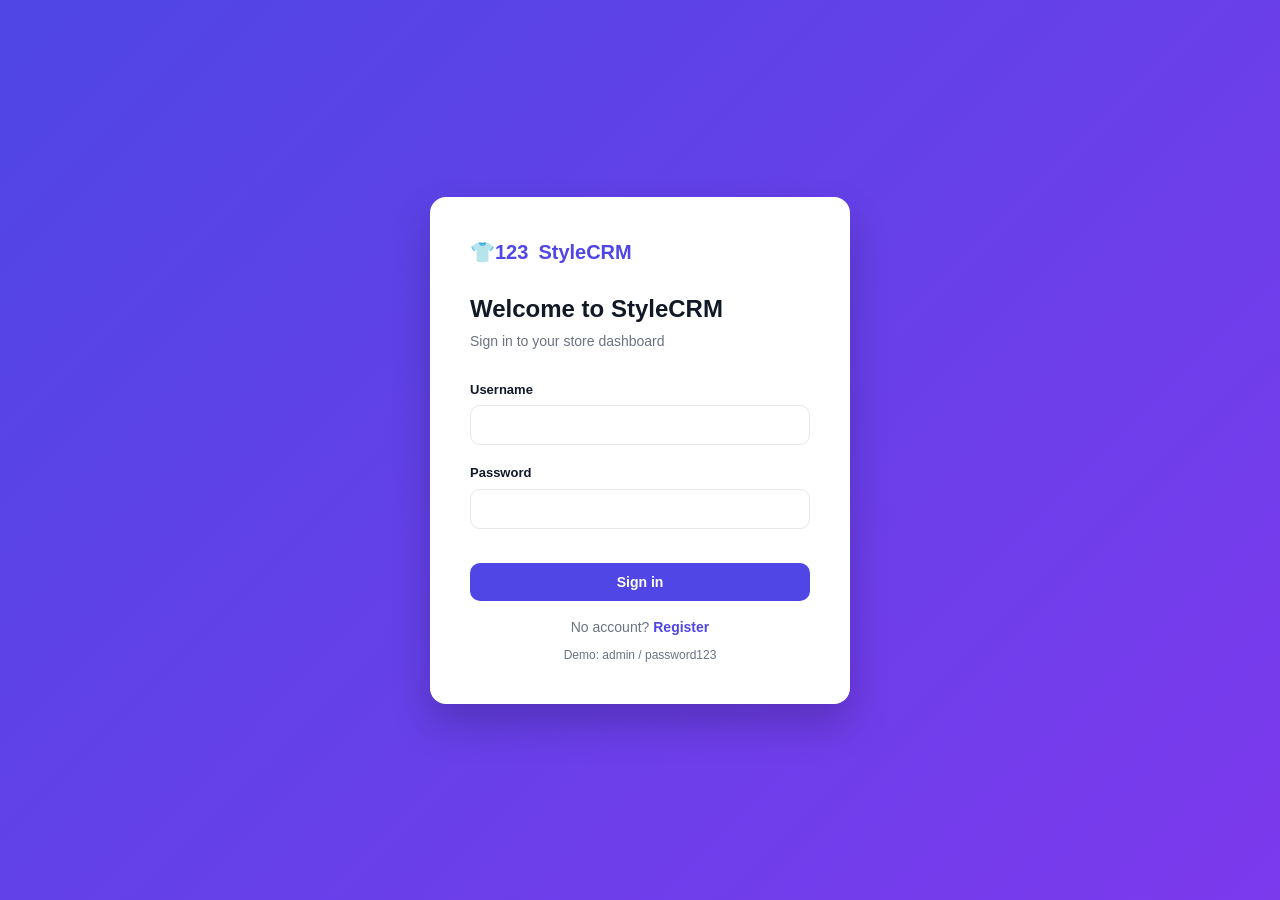
<file: frontend/index.html>
<!DOCTYPE html>
<html lang="en">
<head>
  <meta charset="UTF-8" />
  <meta name="viewport" content="width=device-width, initial-scale=1.0" />
  <title>StyleCRM — Login</title>
  <link rel="stylesheet" href="css/styles.css" />
</head>
<body>
  <div class="auth-wrapper">
    <div class="auth-card">
      <div class="brand"><span>👕123</span> StyleCRM</div>
      <h1>Welcome to StyleCRM</h1>
      <p class="subtitle">Sign in to your store dashboard</p>
      <form id="login-form">
        <div class="form-group">
          <label for="username">Username</label>
          <input class="form-control" id="username" required autocomplete="username" />
        </div>
        <div class="form-group">
          <label for="password">Password</label>
          <input class="form-control" id="password" type="password" required autocomplete="current-password" />
        </div>
        <div class="error-text" id="err"></div>
        <button class="btn btn-primary btn-block" type="submit">Sign in</button>
      </form>
      <p class="mt-4 muted" style="text-align:center">No account? <a href="register.html" style="color:var(--accent);font-weight:600">Register</a></p>
      <p class="mt-2 muted" style="text-align:center;font-size:12px">Demo: admin / password123</p>
    </div>
  </div>
  <div class="loading-overlay" id="loading-overlay"><div class="spinner"></div></div>
  <div id="toast-container"></div>
  <script src="js/config.js"></script>
  <script src="js/api.js"></script>
  <script src="js/auth.js"></script>
  <script src="js/ui.js"></script>
  <script>
    if (Auth.isLoggedIn()) location.href = 'dashboard.html';
    document.getElementById('login-form').addEventListener('submit', async (e) => {
      e.preventDefault();
      document.getElementById('err').textContent = '';
      try {
        const data = await API.post('/auth/login', {
          username: username.value.trim(), password: password.value
        });
        Auth.save(data);
        UI.toast('Welcome, ' + (data.fullName || data.username));
        setTimeout(() => location.href = 'dashboard.html', 400);
      } catch (err) {
        document.getElementById('err').textContent = err.message;
      }
    });
  </script>
</body>
</html>
</file>
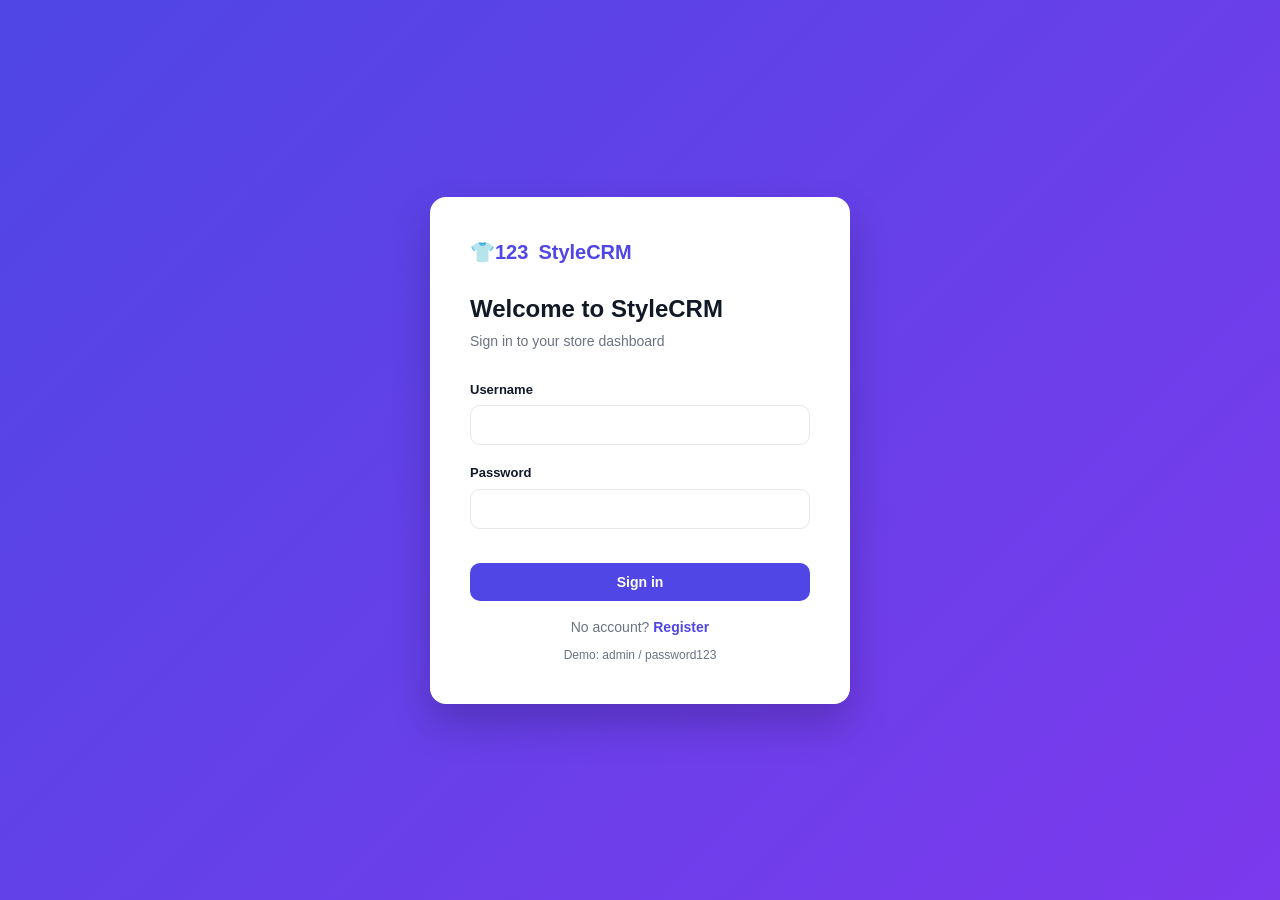
<file: frontend/customers.html>
<!DOCTYPE html>
<html lang="en">
<head>
  <meta charset="UTF-8" />
  <meta name="viewport" content="width=device-width, initial-scale=1.0" />
  <title>StyleCRM — Customers</title>
  <link rel="stylesheet" href="css/styles.css" />
</head>
<body>
  <script src="js/config.js"></script>
  <script src="js/api.js"></script>
  <script src="js/auth.js"></script>
  <script src="js/ui.js"></script>
  <script>
    Auth.guard();
    UI.layout('customers.html', 'Customers');
    document.getElementById('content').innerHTML = `
      <div class="toolbar">
        <input class="form-control search" id="search" placeholder="Search by name, email or phone..." />
        <select class="form-control" id="statusFilter" style="max-width:160px">
          <option value="">All statuses</option>
          <option>ACTIVE</option><option>VIP</option><option>INACTIVE</option><option>BLOCKED</option>
        </select>
        <button class="btn btn-secondary" id="exportBtn">\u2B07\uFE0F Export CSV</button>
        <button class="btn btn-primary" id="addBtn">+ Add customer</button>
      </div>
      <div class="table-wrap">
        <table>
          <thead><tr><th>ID</th><th>Full name</th><th>Email</th><th>Phone</th><th>Total purchases</th><th>Loyalty</th><th>Status</th><th></th></tr></thead>
          <tbody id="rows"></tbody>
        </table>
        <div class="pagination" id="pager"></div>
      </div>

      <div class="modal-overlay" id="modal">
        <div class="modal">
          <div class="modal-header"><h3 id="modalTitle">Add customer</h3><button class="close-x" onclick="UI.closeModal('modal')">\u00D7</button></div>
          <form id="form">
            <div class="modal-body">
              <input type="hidden" id="cid" />
              <div class="form-group"><label>Full name</label><input class="form-control" id="fullName" required></div>
              <div class="form-row">
                <div class="form-group"><label>Email</label><input class="form-control" id="email" type="email" required></div>
                <div class="form-group"><label>Phone number</label><input class="form-control" id="phoneNumber"></div>
              </div>
              <div class="form-group"><label>Address</label><input class="form-control" id="address"></div>
              <div class="form-group"><label>Status</label><select class="form-control" id="status"><option>ACTIVE</option><option>VIP</option><option>INACTIVE</option><option>BLOCKED</option></select></div>
            </div>
            <div class="modal-footer">
              <button type="button" class="btn btn-secondary" onclick="UI.closeModal('modal')">Cancel</button>
              <button type="submit" class="btn btn-primary">Save</button>
            </div>
          </form>
        </div>
      </div>

      <div class="modal-overlay" id="profile">
        <div class="modal">
          <div class="modal-header"><h3>Customer profile</h3><button class="close-x" onclick="UI.closeModal('profile')">\u00D7</button></div>
          <div class="modal-body" id="profileBody"></div>
        </div>
      </div>`;
  </script>
  <script src="js/customers.js"></script>
</body>
</html>
</file>
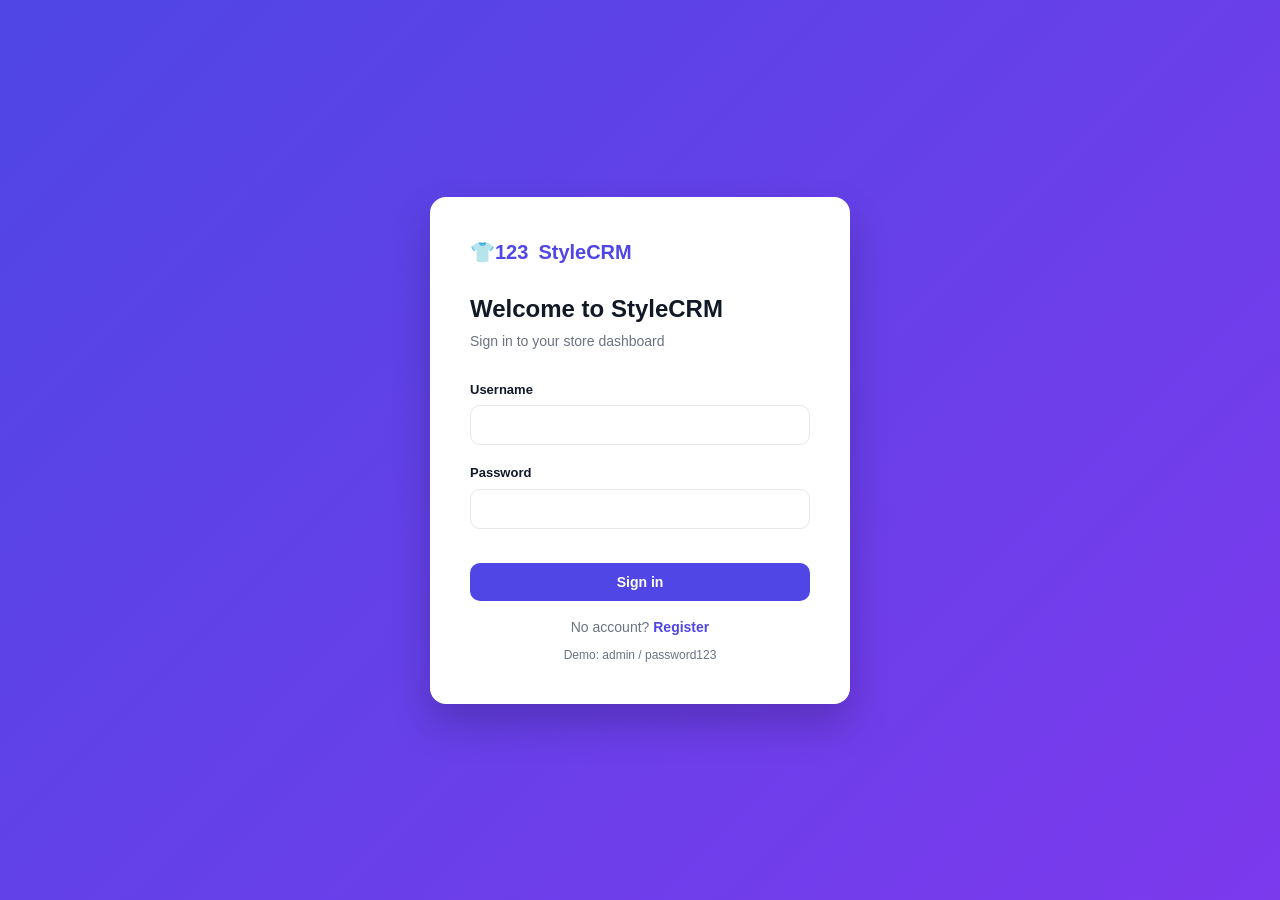
<file: frontend/inventory.html>
<!DOCTYPE html>
<html lang="en">
<head>
  <meta charset="UTF-8" />
  <meta name="viewport" content="width=device-width, initial-scale=1.0" />
  <title>StyleCRM — Inventory</title>
  <link rel="stylesheet" href="css/styles.css" />
</head>
<body>
  <script src="js/config.js"></script>
  <script src="js/api.js"></script>
  <script src="js/auth.js"></script>
  <script src="js/ui.js"></script>
  <script>
    Auth.guard();
    UI.layout('inventory.html', 'Inventory');
    document.getElementById('content').innerHTML = `
      <div class="stats-grid" id="invStats"></div>
      <div class="panel">
        <div class="panel-header"><h2>\u26A0\uFE0F Low stock alerts</h2></div>
        <div class="table-wrap">
          <table><thead><tr><th>Product</th><th>Category</th><th>Stock</th><th>Threshold</th><th>Status</th></tr></thead>
          <tbody id="rows"></tbody></table>
        </div>
      </div>`;
  </script>
  <script src="js/inventory.js"></script>
</body>
</html>
</file>
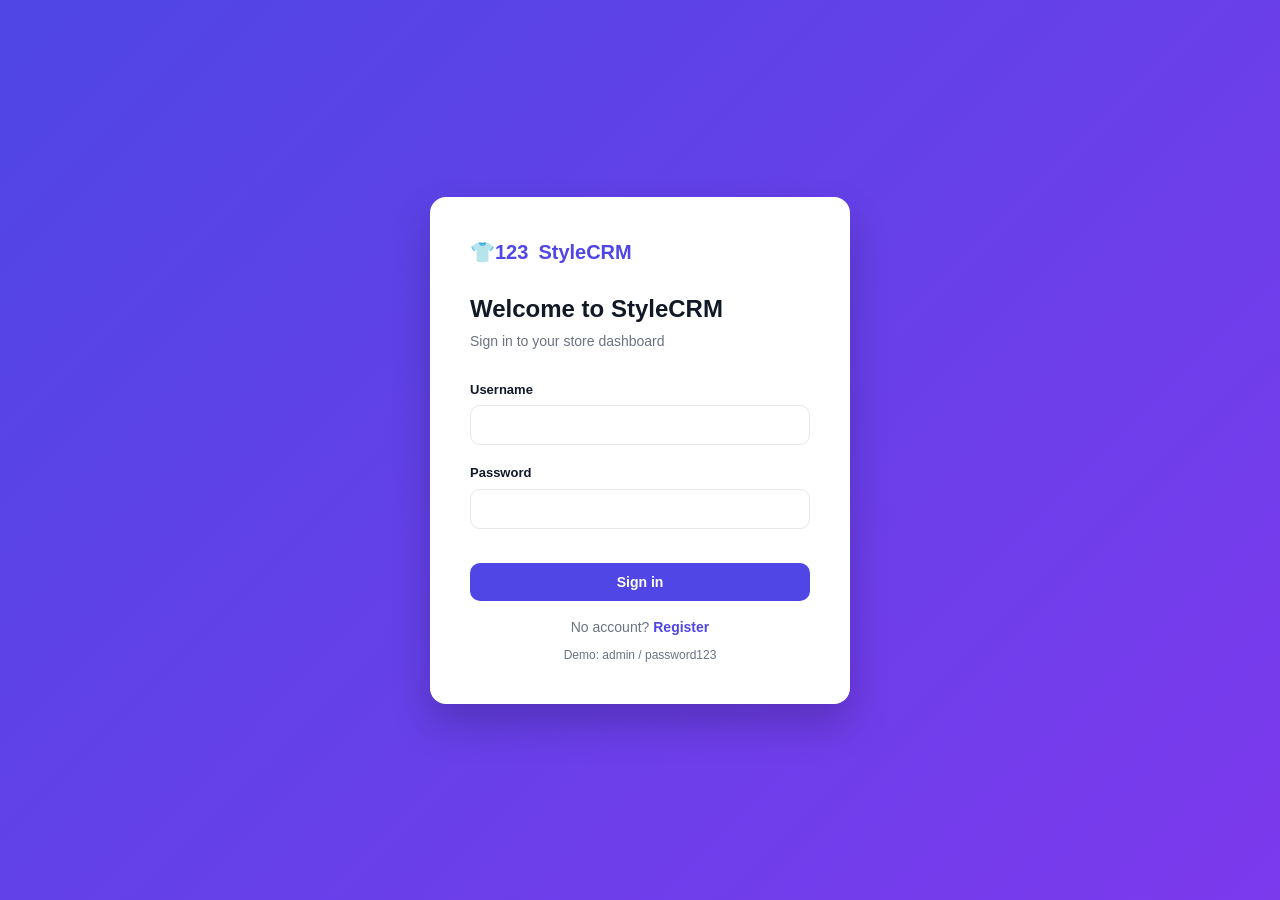
<file: frontend/orders.html>
<!DOCTYPE html>
<html lang="en">
<head>
  <meta charset="UTF-8" />
  <meta name="viewport" content="width=device-width, initial-scale=1.0" />
  <title>StyleCRM — Orders</title>
  <link rel="stylesheet" href="css/styles.css" />
</head>
<body>
  <script src="js/config.js"></script>
  <script src="js/api.js"></script>
  <script src="js/auth.js"></script>
  <script src="js/ui.js"></script>
  <script>
    Auth.guard();
    UI.layout('orders.html', 'Orders');
    document.getElementById('content').innerHTML = `
      <div class="toolbar">
        <select class="form-control" id="statusFilter" style="max-width:180px">
          <option value="">All statuses</option>
          <option>PENDING</option><option>PROCESSING</option><option>SHIPPED</option><option>DELIVERED</option><option>CANCELLED</option>
        </select>
        <button class="btn btn-primary" id="addBtn">+ Create order</button>
      </div>
      <div class="table-wrap">
        <table>
          <thead><tr><th>Order #</th><th>Customer</th><th>Items</th><th>Total</th><th>Status</th><th>Created</th><th></th></tr></thead>
          <tbody id="rows"></tbody>
        </table>
        <div class="pagination" id="pager"></div>
      </div>

      <div class="modal-overlay" id="modal">
        <div class="modal">
          <div class="modal-header"><h3>Create order</h3><button class="close-x" onclick="UI.closeModal('modal')">\u00D7</button></div>
          <form id="form">
            <div class="modal-body">
              <div class="form-group"><label>Customer</label><select class="form-control" id="customerId" required></select></div>
              <label>Items</label>
              <div id="lines"></div>
              <button type="button" class="btn btn-secondary btn-sm mt-2" id="addLine">+ Add item</button>
              <p class="mt-4"><strong>Estimated total: <span id="estTotal">$0.00</span></strong></p>
            </div>
            <div class="modal-footer">
              <button type="button" class="btn btn-secondary" onclick="UI.closeModal('modal')">Cancel</button>
              <button type="submit" class="btn btn-primary">Create</button>
            </div>
          </form>
        </div>
      </div>

      <div class="modal-overlay" id="detail">
        <div class="modal">
          <div class="modal-header"><h3>Order details</h3><button class="close-x" onclick="UI.closeModal('detail')">\u00D7</button></div>
          <div class="modal-body" id="detailBody"></div>
        </div>
      </div>`;
  </script>
  <script src="js/orders.js"></script>
</body>
</html>
</file>
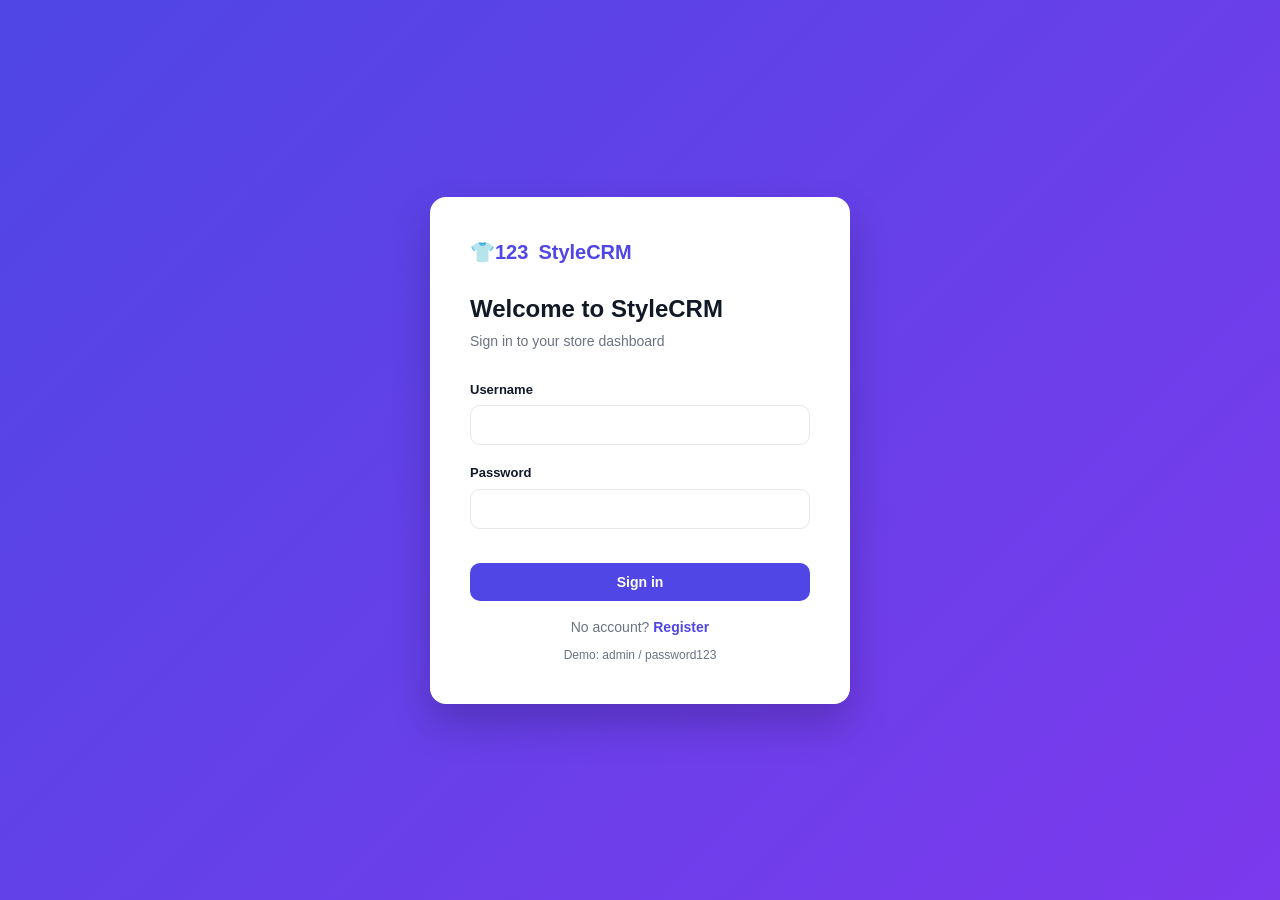
<file: frontend/products.html>
<!DOCTYPE html>
<html lang="en">
<head>
  <meta charset="UTF-8" />
  <meta name="viewport" content="width=device-width, initial-scale=1.0" />
  <title>StyleCRM — Products</title>
  <link rel="stylesheet" href="css/styles.css" />
</head>
<body>
  <script src="js/config.js"></script>
  <script src="js/api.js"></script>
  <script src="js/auth.js"></script>
  <script src="js/ui.js"></script>
  <script>
    Auth.guard();
    UI.layout('products.html', 'Products');
    document.getElementById('content').innerHTML = `
      <div class="toolbar">
        <input class="form-control search" id="search" placeholder="Search products..." />
        <select class="form-control" id="catFilter" style="max-width:180px"><option value="">All categories</option></select>
        <button class="btn btn-primary" id="addBtn">+ Add product</button>
      </div>
      <div class="table-wrap">
        <table>
          <thead><tr><th>ID</th><th>Name</th><th>Category</th><th>Size</th><th>Color</th><th>Price</th><th>Stock</th><th></th></tr></thead>
          <tbody id="rows"></tbody>
        </table>
        <div class="pagination" id="pager"></div>
      </div>

      <div class="modal-overlay" id="modal">
        <div class="modal">
          <div class="modal-header"><h3 id="modalTitle">Add product</h3><button class="close-x" onclick="UI.closeModal('modal')">\u00D7</button></div>
          <form id="form">
            <div class="modal-body">
              <input type="hidden" id="pid" />
              <div class="form-group"><label>Name</label><input class="form-control" id="name" required></div>
              <div class="form-row">
                <div class="form-group"><label>Category</label><select class="form-control" id="categoryId"></select></div>
                <div class="form-group"><label>Price</label><input class="form-control" id="price" type="number" step="0.01" min="0" required></div>
              </div>
              <div class="form-row">
                <div class="form-group"><label>Size</label><input class="form-control" id="size"></div>
                <div class="form-group"><label>Color</label><input class="form-control" id="color"></div>
              </div>
              <div class="form-row">
                <div class="form-group"><label>Stock quantity</label><input class="form-control" id="stockQuantity" type="number" min="0" required></div>
                <div class="form-group"><label>Low-stock threshold</label><input class="form-control" id="lowStockThreshold" type="number" min="0" value="10"></div>
              </div>
              <div class="form-group"><label>Image URL</label><input class="form-control" id="imageUrl" placeholder="https://..."></div>
              <div class="form-group"><label>Description</label><textarea class="form-control" id="description" rows="2"></textarea></div>
            </div>
            <div class="modal-footer">
              <button type="button" class="btn btn-secondary" onclick="UI.closeModal('modal')">Cancel</button>
              <button type="submit" class="btn btn-primary">Save</button>
            </div>
          </form>
        </div>
      </div>`;
  </script>
  <script src="js/products.js"></script>
</body>
</html>
</file>
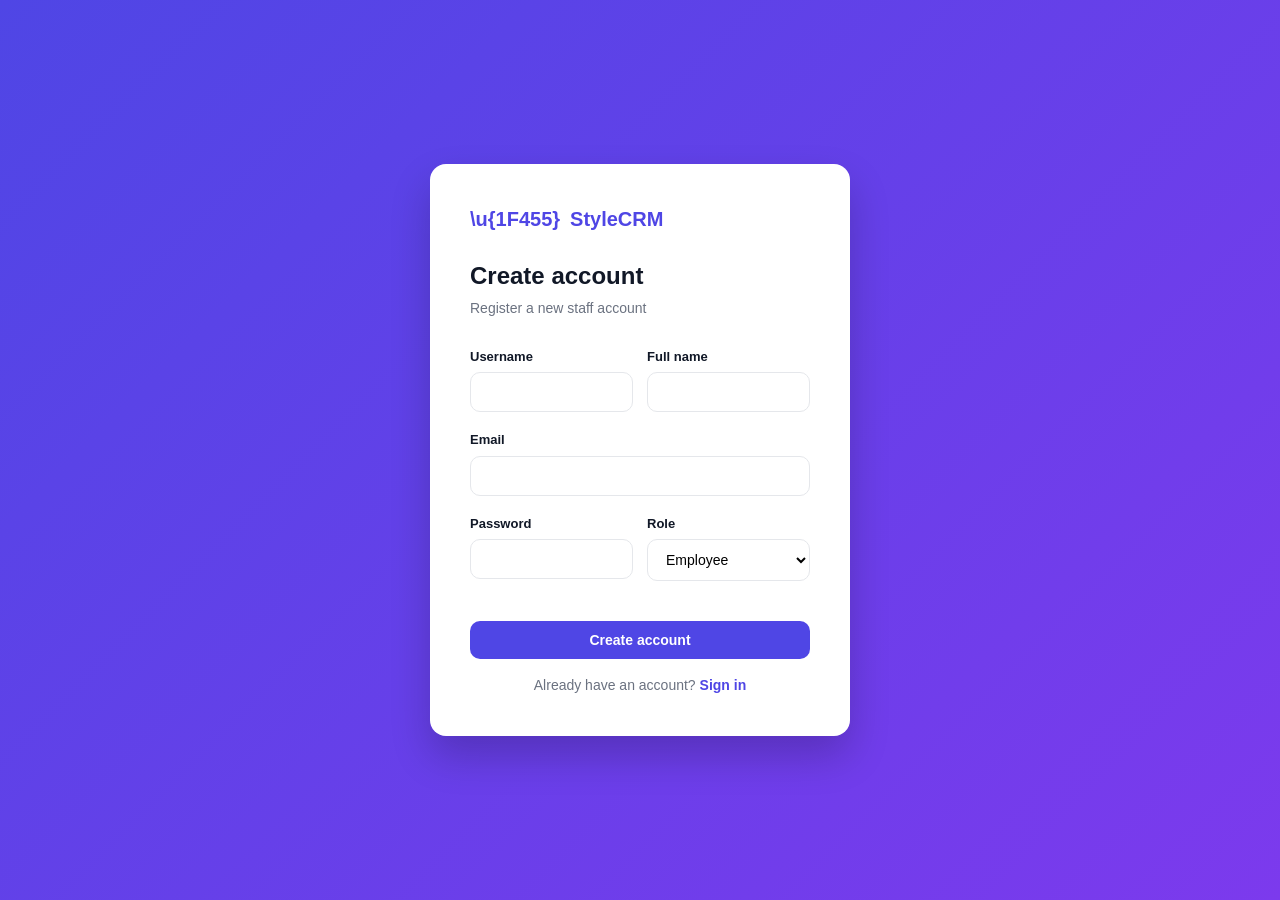
<file: frontend/register.html>
<!DOCTYPE html>
<html lang="en">
<head>
  <meta charset="UTF-8" />
  <meta name="viewport" content="width=device-width, initial-scale=1.0" />
  <title>StyleCRM — Register</title>
  <link rel="stylesheet" href="css/styles.css" />
</head>
<body>
  <div class="auth-wrapper">
    <div class="auth-card">
      <div class="brand"><span>\u{1F455}</span> StyleCRM</div>
      <h1>Create account</h1>
      <p class="subtitle">Register a new staff account</p>
      <form id="register-form">
        <div class="form-row">
          <div class="form-group">
            <label>Username</label>
            <input class="form-control" id="username" required minlength="3" />
          </div>
          <div class="form-group">
            <label>Full name</label>
            <input class="form-control" id="fullName" />
          </div>
        </div>
        <div class="form-group">
          <label>Email</label>
          <input class="form-control" id="email" type="email" required />
        </div>
        <div class="form-row">
          <div class="form-group">
            <label>Password</label>
            <input class="form-control" id="password" type="password" required minlength="6" />
          </div>
          <div class="form-group">
            <label>Role</label>
            <select class="form-control" id="role">
              <option value="EMPLOYEE">Employee</option>
              <option value="SALES_MANAGER">Sales Manager</option>
              <option value="ADMIN">Admin</option>
            </select>
          </div>
        </div>
        <div class="error-text" id="err"></div>
        <button class="btn btn-primary btn-block" type="submit">Create account</button>
      </form>
      <p class="mt-4 muted" style="text-align:center">Already have an account? <a href="index.html" style="color:var(--accent);font-weight:600">Sign in</a></p>
    </div>
  </div>
  <div class="loading-overlay" id="loading-overlay"><div class="spinner"></div></div>
  <div id="toast-container"></div>
  <script src="js/config.js"></script>
  <script src="js/api.js"></script>
  <script src="js/auth.js"></script>
  <script src="js/ui.js"></script>
  <script>
    document.getElementById('register-form').addEventListener('submit', async (e) => {
      e.preventDefault();
      document.getElementById('err').textContent = '';
      try {
        const data = await API.post('/auth/register', {
          username: username.value.trim(), fullName: fullName.value.trim(),
          email: email.value.trim(), password: password.value, role: role.value
        });
        Auth.save(data);
        UI.toast('Account created!');
        setTimeout(() => location.href = 'dashboard.html', 500);
      } catch (err) {
        document.getElementById('err').textContent = err.message;
      }
    });
  </script>
</body>
</html>
</file>
<file: frontend/css/styles.css>
:root {
  --sidebar-bg: #111827;
  --sidebar-bg-hover: #1f2937;
  --accent: #4f46e5;
  --accent-hover: #4338ca;
  --bg: #f3f4f6;
  --card-bg: #ffffff;
  --text: #111827;
  --text-muted: #6b7280;
  --border: #e5e7eb;
  --success: #16a34a;
  --warning: #d97706;
  --danger: #dc2626;
  --info: #2563eb;
  --radius: 12px;
  --shadow: 0 1px 3px rgba(0,0,0,.1), 0 1px 2px rgba(0,0,0,.06);
}

* { box-sizing: border-box; margin: 0; padding: 0; }
html, body { height: 100%; }
body {
  font-family: 'Inter', -apple-system, BlinkMacSystemFont, 'Segoe UI', Roboto, sans-serif;
  background: var(--bg);
  color: var(--text);
  font-size: 14px;
  line-height: 1.5;
}
a { color: inherit; text-decoration: none; }

/* ---------- Auth pages ---------- */
.auth-wrapper {
  min-height: 100vh; display: flex; align-items: center; justify-content: center;
  background: linear-gradient(135deg, #4f46e5 0%, #7c3aed 100%);
  padding: 20px;
}
.auth-card {
  background: #fff; width: 100%; max-width: 420px; border-radius: 16px;
  padding: 40px; box-shadow: 0 20px 40px rgba(0,0,0,.2);
}
.auth-card h1 { font-size: 24px; margin-bottom: 4px; }
.auth-card .subtitle { color: var(--text-muted); margin-bottom: 28px; }
.auth-card .brand { display:flex; align-items:center; gap:10px; margin-bottom:24px; font-weight:700; font-size:20px; color: var(--accent); }

/* ---------- Form elements ---------- */
.form-group { margin-bottom: 18px; }
.form-group label { display:block; font-weight:600; margin-bottom:6px; font-size:13px; }
.form-control {
  width: 100%; padding: 11px 14px; border: 1px solid var(--border);
  border-radius: 10px; font-size: 14px; transition: border-color .15s, box-shadow .15s;
  background: #fff;
}
.form-control:focus { outline: none; border-color: var(--accent); box-shadow: 0 0 0 3px rgba(79,70,229,.15); }
.form-row { display:grid; grid-template-columns: 1fr 1fr; gap: 14px; }

.btn {
  display:inline-flex; align-items:center; justify-content:center; gap:8px;
  padding: 11px 18px; border: none; border-radius: 10px; font-size: 14px;
  font-weight: 600; cursor: pointer; transition: background .15s, transform .05s;
}
.btn:active { transform: translateY(1px); }
.btn-primary { background: var(--accent); color: #fff; }
.btn-primary:hover { background: var(--accent-hover); }
.btn-block { width: 100%; }
.btn-secondary { background: #e5e7eb; color: var(--text); }
.btn-danger { background: var(--danger); color: #fff; }
.btn-sm { padding: 6px 10px; font-size: 12px; border-radius: 8px; }
.btn-ghost { background: transparent; color: var(--text-muted); }

/* ---------- App layout ---------- */
.app { display: flex; min-height: 100vh; }
.sidebar {
  width: 250px; background: var(--sidebar-bg); color: #cbd5e1;
  display: flex; flex-direction: column; position: fixed; top:0; bottom:0; left:0;
  transition: transform .25s ease; z-index: 50;
}
.sidebar .logo { padding: 22px 24px; font-size: 18px; font-weight: 700; color:#fff; display:flex; gap:10px; align-items:center; }
.sidebar nav { flex:1; padding: 10px 0; overflow-y:auto; }
.sidebar nav a {
  display:flex; align-items:center; gap:12px; padding: 12px 24px;
  color:#cbd5e1; font-weight:500; border-left: 3px solid transparent;
}
.sidebar nav a:hover { background: var(--sidebar-bg-hover); color:#fff; }
.sidebar nav a.active { background: var(--sidebar-bg-hover); color:#fff; border-left-color: var(--accent); }
.sidebar .role-badge { margin: 16px 24px; font-size:11px; color:#94a3b8; }

.main { flex:1; margin-left: 250px; display:flex; flex-direction:column; }
.topbar {
  height: 64px; background: var(--card-bg); border-bottom:1px solid var(--border);
  display:flex; align-items:center; justify-content:space-between; padding: 0 24px;
  position: sticky; top:0; z-index: 40;
}
.topbar .page-title { font-size: 18px; font-weight: 700; }
.topbar .user-menu { display:flex; align-items:center; gap:12px; }
.avatar { width:36px; height:36px; border-radius:50%; background: var(--accent); color:#fff; display:flex; align-items:center; justify-content:center; font-weight:700; }
.hamburger { display:none; background:none; border:none; font-size:22px; cursor:pointer; }

.content { padding: 24px; flex:1; }

/* ---------- Cards ---------- */
.stats-grid { display:grid; grid-template-columns: repeat(auto-fit, minmax(220px, 1fr)); gap: 18px; margin-bottom: 24px; }
.stat-card {
  background: var(--card-bg); border-radius: var(--radius); padding: 20px;
  box-shadow: var(--shadow); display:flex; flex-direction:column; gap:6px;
}
.stat-card .label { color: var(--text-muted); font-size:13px; font-weight:600; text-transform:uppercase; letter-spacing:.04em; }
.stat-card .value { font-size: 28px; font-weight: 800; }
.stat-card .icon { width:42px; height:42px; border-radius:10px; display:flex; align-items:center; justify-content:center; font-size:20px; margin-bottom:6px; }
.icon.indigo{background:#eef2ff;color:#4f46e5}.icon.green{background:#dcfce7;color:#16a34a}
.icon.amber{background:#fef3c7;color:#d97706}.icon.blue{background:#dbeafe;color:#2563eb}

.panel { background: var(--card-bg); border-radius: var(--radius); box-shadow: var(--shadow); margin-bottom: 24px; }
.panel-header { padding: 16px 20px; border-bottom:1px solid var(--border); display:flex; justify-content:space-between; align-items:center; }
.panel-header h2 { font-size: 16px; }
.panel-body { padding: 20px; }
.grid-2 { display:grid; grid-template-columns: 2fr 1fr; gap: 20px; }

/* ---------- Tables ---------- */
.toolbar { display:flex; gap:12px; align-items:center; flex-wrap:wrap; margin-bottom:16px; }
.toolbar .search { flex:1; min-width: 200px; }
.table-wrap { overflow-x:auto; background: var(--card-bg); border-radius: var(--radius); box-shadow: var(--shadow); }
table { width:100%; border-collapse: collapse; }
thead th { text-align:left; padding: 12px 16px; font-size:12px; text-transform:uppercase; color:var(--text-muted); letter-spacing:.04em; border-bottom:1px solid var(--border); white-space:nowrap; }
tbody td { padding: 12px 16px; border-bottom:1px solid var(--border); }
tbody tr:hover { background:#f9fafb; }
.badge { display:inline-block; padding: 3px 10px; border-radius:999px; font-size:12px; font-weight:600; }
.badge.green{background:#dcfce7;color:#15803d}.badge.gray{background:#f1f5f9;color:#475569}
.badge.amber{background:#fef3c7;color:#b45309}.badge.blue{background:#dbeafe;color:#1d4ed8}
.badge.red{background:#fee2e2;color:#b91c1c}.badge.purple{background:#ede9fe;color:#6d28d9}

.pagination { display:flex; gap:8px; justify-content:flex-end; align-items:center; padding: 14px; }
.pagination button { padding:6px 12px; border:1px solid var(--border); background:#fff; border-radius:8px; cursor:pointer; }
.pagination button:disabled { opacity:.5; cursor:not-allowed; }

/* ---------- Modal ---------- */
.modal-overlay { position:fixed; inset:0; background:rgba(0,0,0,.5); display:none; align-items:center; justify-content:center; z-index:100; padding:20px; }
.modal-overlay.open { display:flex; }
.modal { background:#fff; width:100%; max-width:520px; border-radius:16px; max-height:90vh; overflow-y:auto; animation: pop .15s ease; }
@keyframes pop { from{transform:scale(.96);opacity:0} to{transform:scale(1);opacity:1} }
.modal-header { padding:18px 22px; border-bottom:1px solid var(--border); display:flex; justify-content:space-between; align-items:center; }
.modal-header h3 { font-size:17px; }
.modal-body { padding:22px; }
.modal-footer { padding:16px 22px; border-top:1px solid var(--border); display:flex; justify-content:flex-end; gap:10px; }
.close-x { background:none; border:none; font-size:22px; cursor:pointer; color:var(--text-muted); }

/* ---------- Toast ---------- */
#toast-container { position:fixed; top:20px; right:20px; z-index:200; display:flex; flex-direction:column; gap:10px; }
.toast { min-width:260px; padding:14px 16px; border-radius:10px; color:#fff; box-shadow:0 10px 25px rgba(0,0,0,.2); animation: slidein .2s ease; }
@keyframes slidein { from{transform:translateX(120%)} to{transform:translateX(0)} }
.toast.success{background:var(--success)}.toast.error{background:var(--danger)}
.toast.info{background:var(--info)}.toast.warning{background:var(--warning)}

/* ---------- Loader ---------- */
.spinner { width:38px; height:38px; border:4px solid #e5e7eb; border-top-color:var(--accent); border-radius:50%; animation: spin .8s linear infinite; margin:40px auto; }
@keyframes spin { to { transform: rotate(360deg); } }
.loading-overlay { position:fixed; inset:0; background:rgba(255,255,255,.6); display:none; align-items:center; justify-content:center; z-index:150; }
.loading-overlay.open { display:flex; }

.error-text { color: var(--danger); font-size:13px; margin-top:6px; min-height:16px; }
.empty { text-align:center; color:var(--text-muted); padding:40px; }
.muted { color: var(--text-muted); }
.mt-2{margin-top:8px}.mt-4{margin-top:16px}.flex{display:flex}.gap{gap:10px}.right{margin-left:auto}

/* ---------- Responsive ---------- */
@media (max-width: 900px) {
  .grid-2 { grid-template-columns: 1fr; }
}
@media (max-width: 768px) {
  .sidebar { transform: translateX(-100%); }
  .sidebar.open { transform: translateX(0); }
  .main { margin-left: 0; }
  .hamburger { display:block; }
  .form-row { grid-template-columns: 1fr; }
}
</file>
